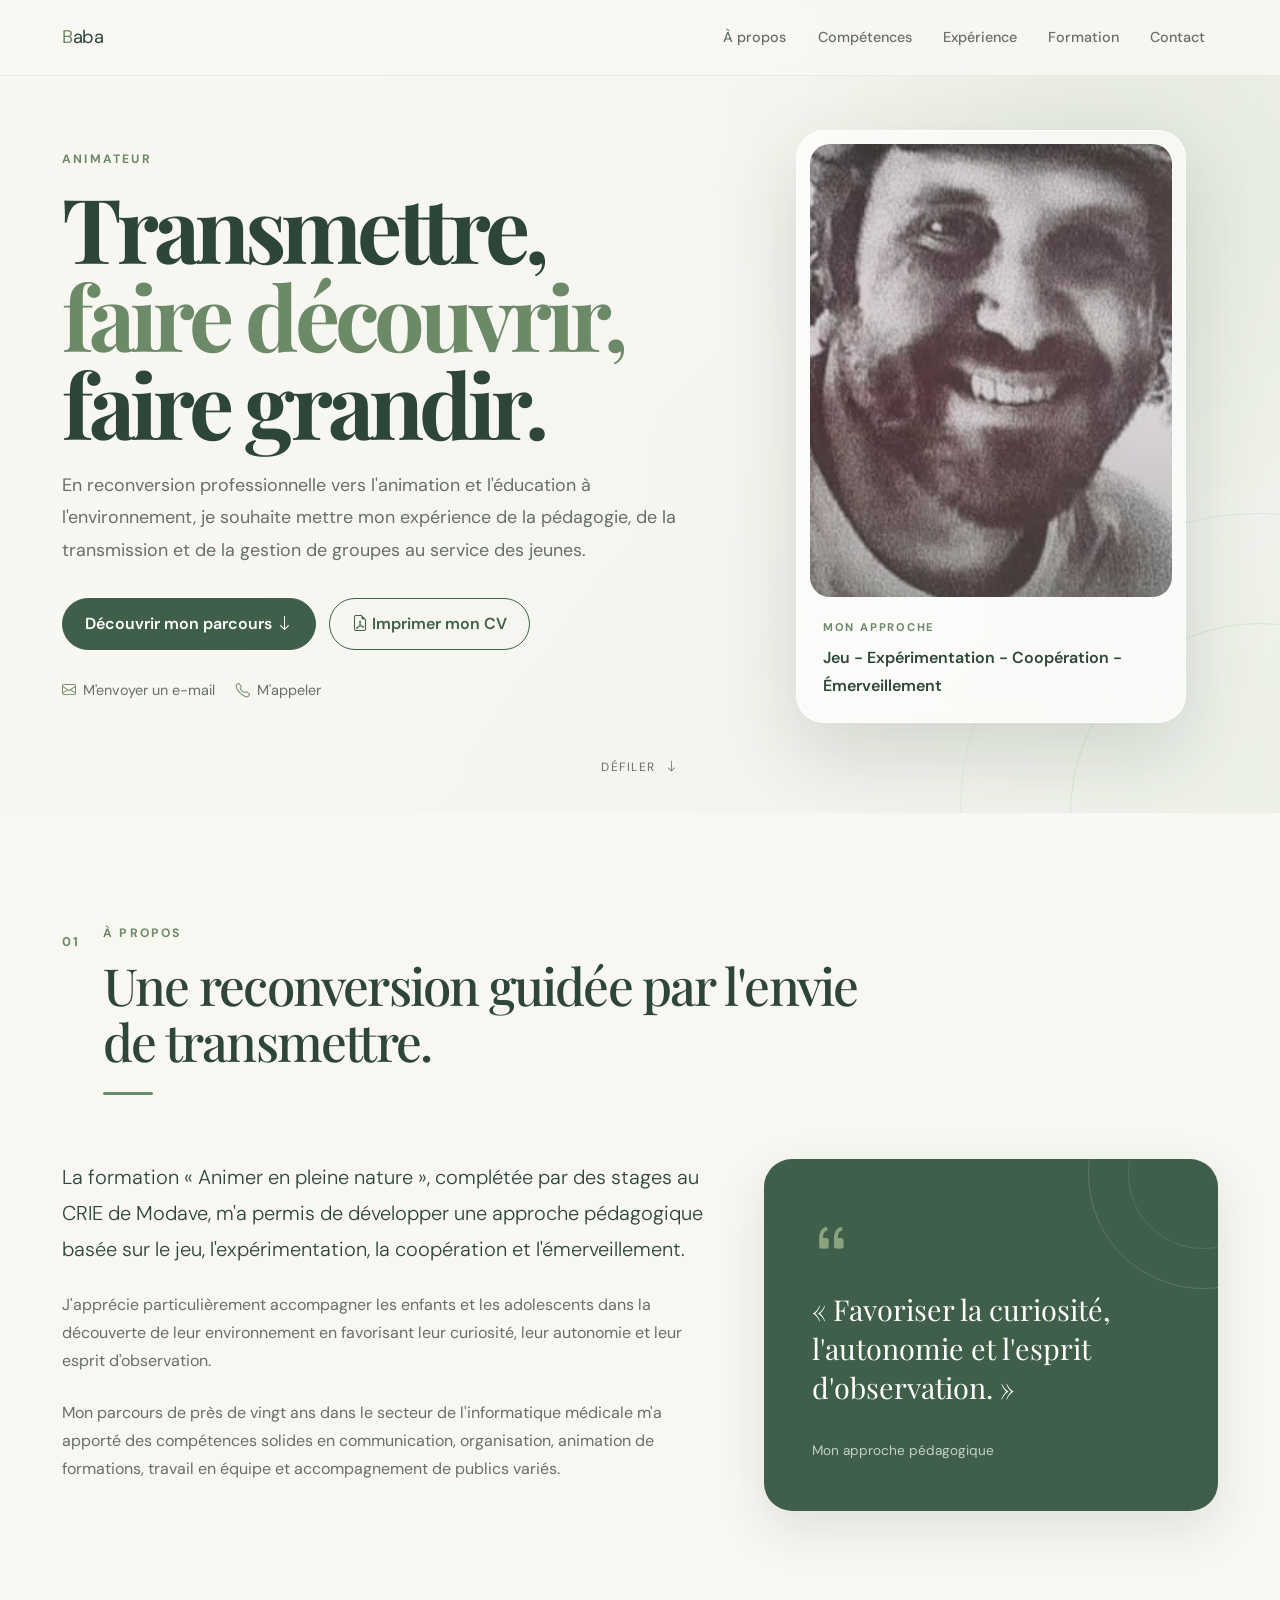
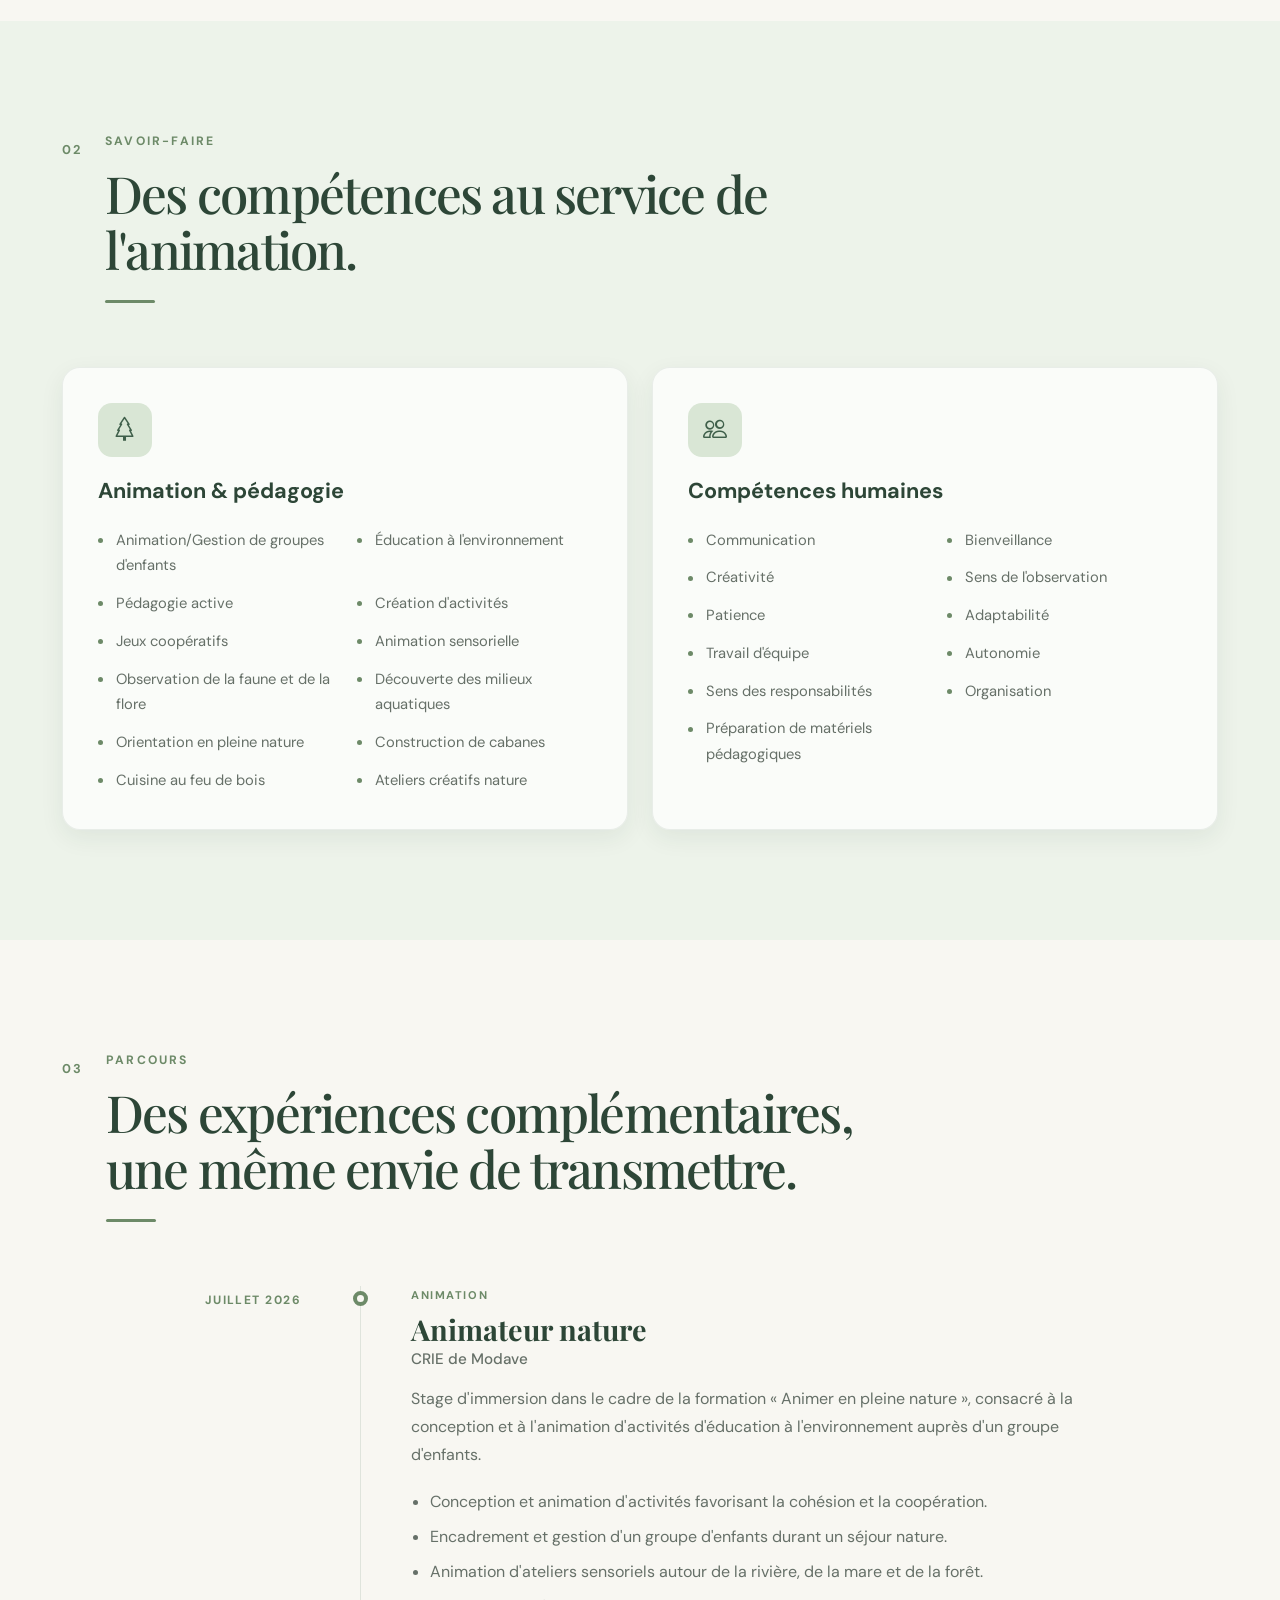
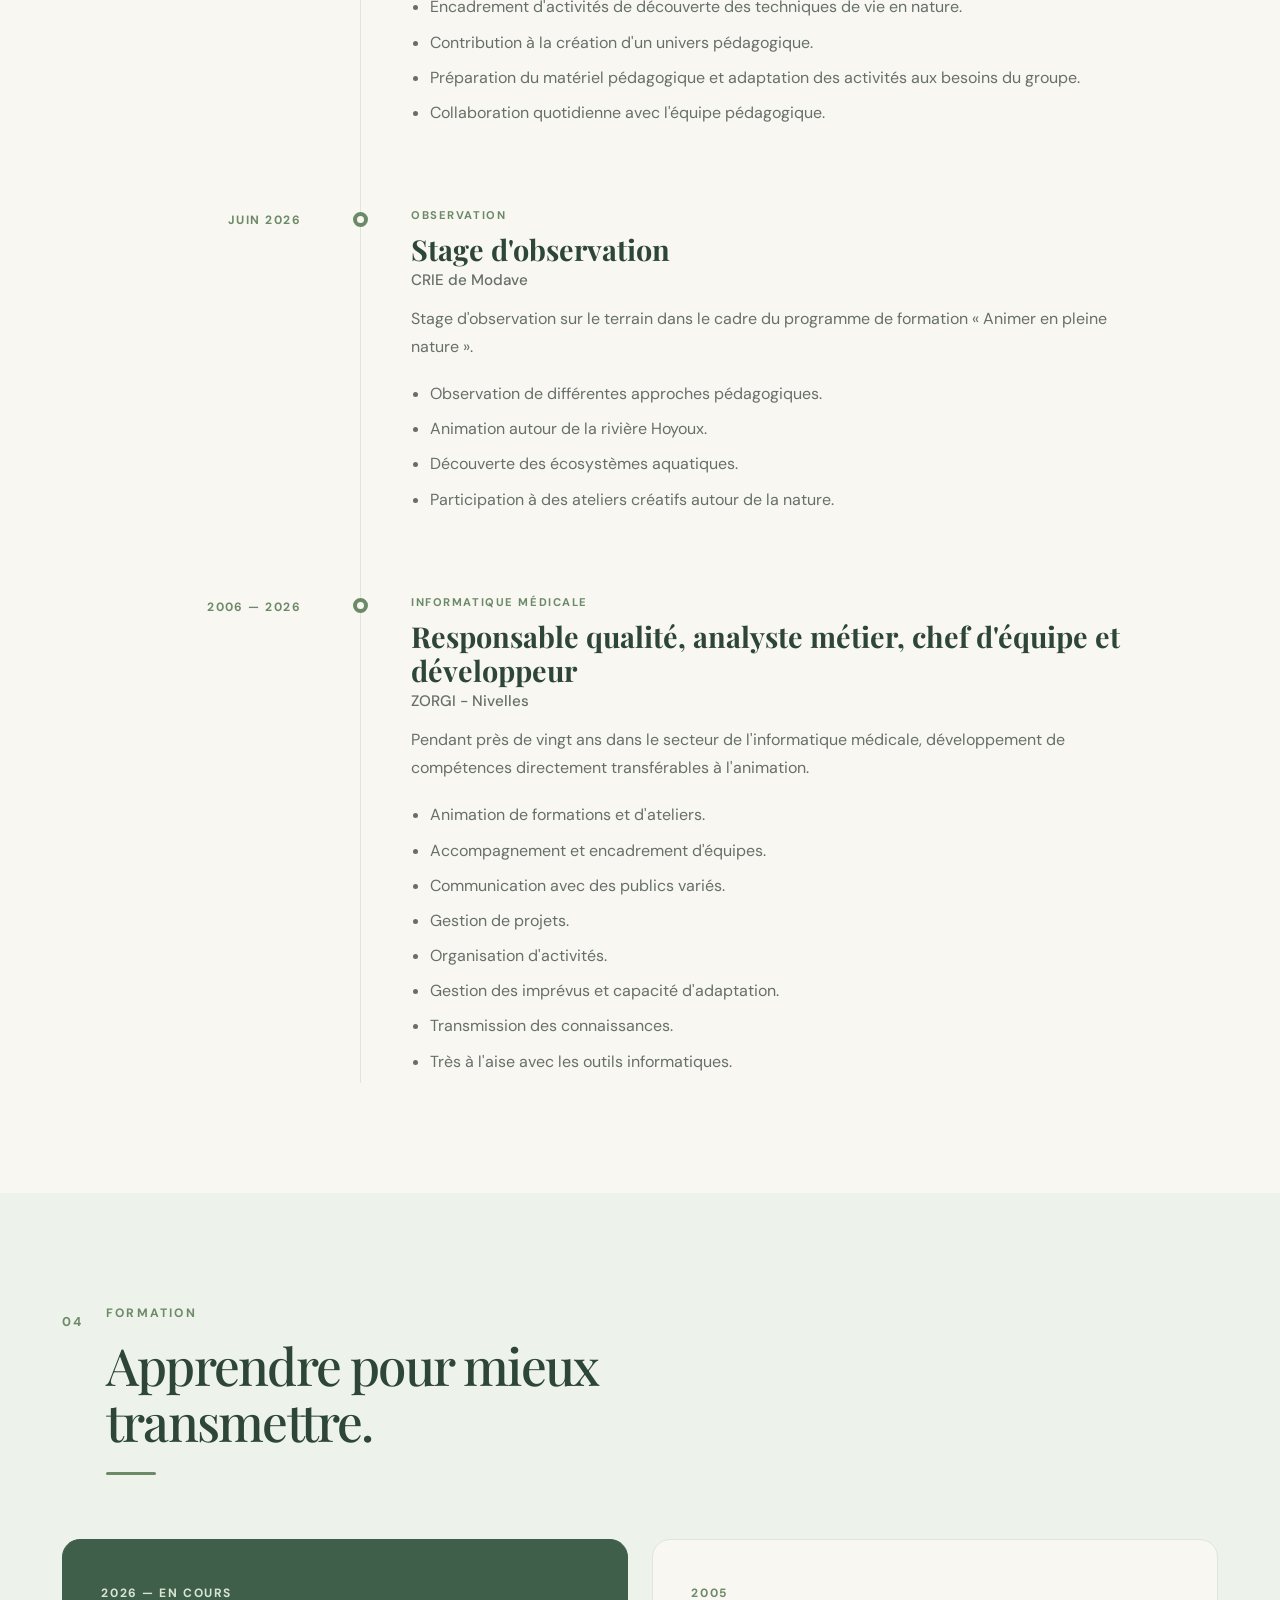
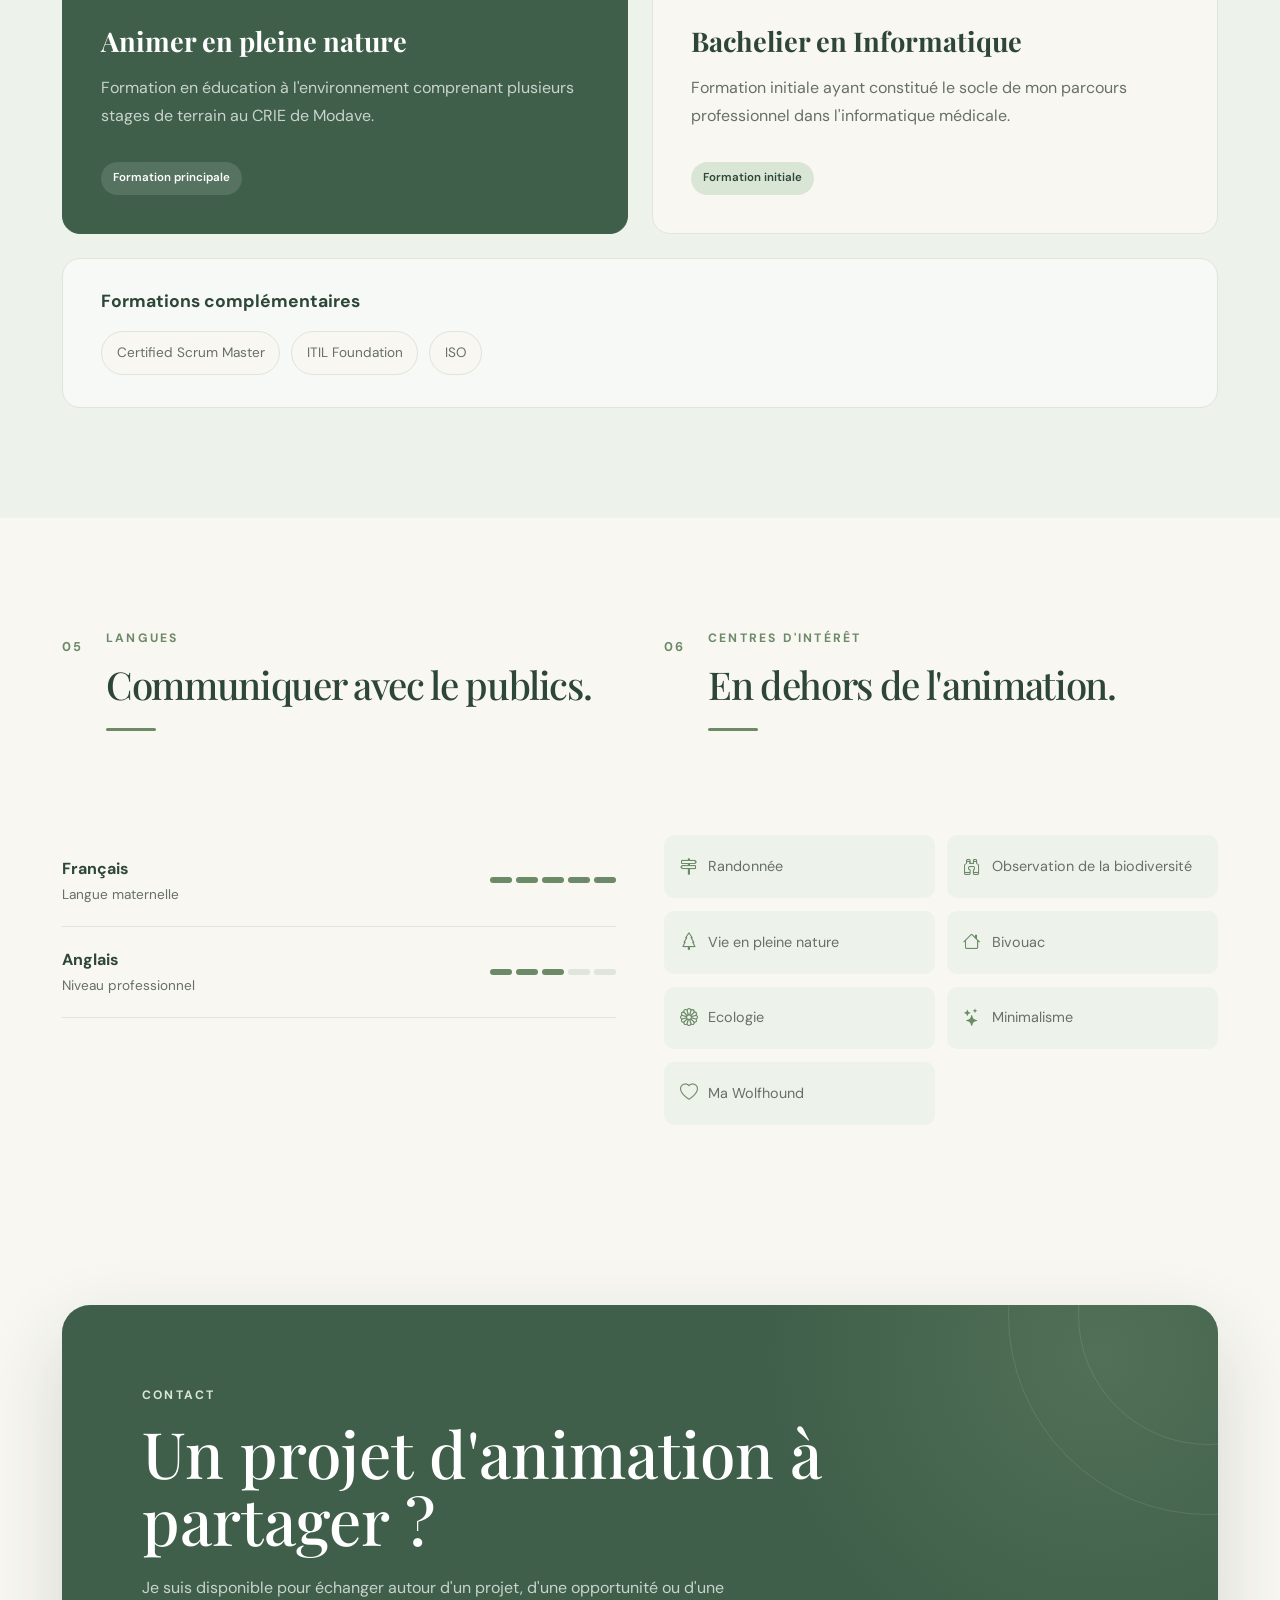
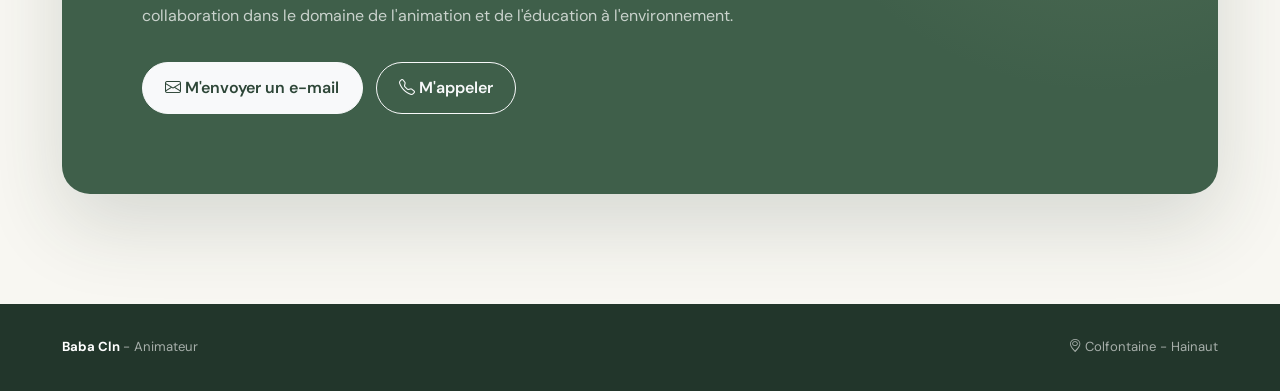
<file: index.html>
<!DOCTYPE html>
<html lang="fr">

<head>
    <meta charset="UTF-8">

    <meta name="viewport" content="width=device-width, initial-scale=1.0">

    <meta name="description" content="CV de Baba Cln — Animateur, éducation à l'environnement et pédagogie active.">
    <meta name="author" content="Baba Cln">
    <meta name="robots" content="index, follow">

    <title>Baba Cln — Animateur</title>

    <!-- Bootstrap 5 -->
    <link href="https://cdn.jsdelivr.net/npm/bootstrap@5.3.7/dist/css/bootstrap.min.css" rel="stylesheet">

    <!-- Bootstrap Icons -->
    <link rel="stylesheet" href="https://cdn.jsdelivr.net/npm/bootstrap-icons@1.13.1/font/bootstrap-icons.min.css">

    <!-- Google Fonts -->
    <link rel="preconnect" href="https://fonts.googleapis.com">
    <link rel="preconnect" href="https://fonts.gstatic.com" crossorigin>
    <link href="https://fonts.googleapis.com/css2?family=DM+Sans:wght@400;500;600;700&family=Playfair+Display:wght@600;700&display=swap" rel="stylesheet">

    <!-- CSS -->
    <link rel="stylesheet" href="css/style.css">
</head>

<body>

    <!-- =====================================================
     NAVIGATION
    ===================================================== -->

    <nav id="mainNav" class="navbar navbar-expand-lg fixed-top">
        <div class="container">
            <!-- Name -->
            <a class="navbar-brand" href="#top">
                <span>B</span>aba
            </a>
            <!-- Button list -->
            <button class="navbar-toggler" type="button" data-bs-toggle="collapse" data-bs-target="#navbarContent" aria-controls="navbarContent" aria-expanded="false" aria-label="Ouvrir le menu">
                <i class="bi bi-list"></i>
            </button>
            <!-- Menu -->
            <div class="collapse navbar-collapse" id="navbarContent">
                <ul class="navbar-nav ms-auto">
                    <li class="nav-item">
                        <a class="nav-link" href="#about">À propos</a>
                    </li>
                    <li class="nav-item">
                        <a class="nav-link" href="#skills">Compétences</a>
                    </li>
                    <li class="nav-item">
                        <a class="nav-link" href="#experience">Expérience</a>
                    </li>
                    <li class="nav-item">
                        <a class="nav-link" href="#education">Formation</a>
                    </li>
                    <li class="nav-item">
                        <a class="nav-link" href="#contact">Contact</a>
                    </li>
                </ul>
            </div>
        </div>
    </nav>

    <!-- =====================================================
     MAIN
    ===================================================== -->

    <main id="top">


        <!-- =====================================================
         HERO
        ===================================================== -->

        <header class="hero">
            <div class="hero-overlay"></div>
            <div class="container hero-container">
                <div class="row align-items-center g-5">
                    <div class="col-lg-7">

                        <!-- Title -->
                        <p class="eyebrow">
                            <span class="eyebrow-name">Baptiste Calin | </span>ANIMATEUR
                        </p>

                        <!-- Print info -->
                        <p class="hero-info">
                            <i class="bi bi-telephone"></i> +32 490 46 08 07
                            <br/>
                            <i class="bi bi-geo-alt"></i> Colfontaine - Hainaut
                        </p>

                        <!-- Quote -->
                        <h1>
                            Transmettre,
                            <span>faire découvrir,</span>
                            faire grandir.
                        </h1>

                        <!-- Profile -->
                        <p class="hero-intro">
                            En reconversion professionnelle vers l'animation et
                            l'éducation à l'environnement, je souhaite mettre mon
                            expérience de la pédagogie, de la transmission et de
                            la gestion de groupes au service des jeunes.
                        </p>

                        <!-- Info -->
                        <div class="hero-actions">
                            <a href="#experience" class="btn btn-primary">
                                Découvrir mon parcours
                                <i class="bi bi-arrow-down"></i>
                            </a>
                            <a id="printCV" class="btn btn-outline-primary" target="_blank" rel="noopener">
                                <i class="bi bi-file-earmark-pdf"></i>
                                Imprimer mon CV
                            </a>
                        </div>
                        <div class="hero-contact">
                            <a href="mailto:baba.cln@proton.me">
                                <i class="bi bi-envelope"></i>
                                M'envoyer un e-mail
                            </a>
                            <a href="tel:+32490460807">
                                <i class="bi bi-telephone"></i>
                                M'appeler
                            </a>
                        </div>
                    </div>

                    <div class="col-lg-5">

                        <!-- Card -->
                        <div class="hero-card">
                            <div class="hero-card-image">
                                <img src="img/profile.jpg" alt="Baba Cln, animateur nature" loading="eager">
                            </div>
                            <div class="hero-card-content">
                                <p class="hero-card-label">
                                    MON APPROCHE
                                </p>
                                <p>
                                    Jeu - Expérimentation - Coopération
                                    - Émerveillement
                                </p>
                            </div>
                        </div>
                    </div>
                </div>
            </div>

            <!-- Scrolling -->
            <div class="hero-scroll">
                <span>Défiler</span>
                <i class="bi bi-arrow-down"></i>
            </div>

        </header>

        <!-- =====================================================
         ABOUT
        ===================================================== -->

        <section id="about" class="section section-about">
            <div class="container">

                <!-- Title -->
                <div class="section-heading">
                    <span class="section-number">
                        01
                    </span>
                    <div>
                        <p class="section-kicker">
                            À PROPOS
                        </p>
                        <h2>
                            Une reconversion guidée
                            par l'envie de transmettre.
                        </h2>
                    </div>
                </div>

                <div class="row g-5">
                    <div class="col-lg-7">

                        <!-- About -->
                        <div class="about-content">
                            <p class="lead">
                                La formation « Animer en pleine nature »,
                                complétée par des stages au CRIE de Modave,
                                m'a permis de développer une approche
                                pédagogique basée sur le jeu, l'expérimentation,
                                la coopération et l'émerveillement.
                            </p>
                            <p>
                                J'apprécie particulièrement accompagner les
                                enfants et les adolescents dans la découverte
                                de leur environnement en favorisant leur
                                curiosité, leur autonomie et leur esprit
                                d'observation.
                            </p>
                            <p>
                                Mon parcours de près de vingt ans dans le
                                secteur de l'informatique médicale m'a apporté
                                des compétences solides en communication,
                                organisation, animation de formations,
                                travail en équipe et accompagnement de
                                publics variés.
                            </p>
                        </div>
                    </div>

                    <div class="col-lg-5">

                        <!-- Quote -->
                        <aside class="quote-card">
                            <i class="bi bi-quote"></i>
                            <blockquote>
                                « Favoriser la curiosité,
                                l'autonomie et l'esprit
                                d'observation. »
                            </blockquote>
                            <p>
                                Mon approche pédagogique
                            </p>
                        </aside>
                    </div>
                </div>
            </div>
        </section>

        <!-- =====================================================
         SKILLS
        ===================================================== -->

        <section id="skills" class="section section-skills">
            <div class="container">

                <!-- Title -->
                <div class="section-heading">
                    <span class="section-number">
                        02
                    </span>
                    <div>
                        <p class="section-kicker">
                            SAVOIR-FAIRE
                        </p>
                        <h2>
                            Des compétences au service
                            de l'animation.
                        </h2>
                    </div>
                </div>

                <div class="row g-4">

                    <!-- Animation -->
                    <div class="col-lg-6">
                        <article class="skill-card">
                            <div class="skill-icon">
                                <i class="bi bi-tree"></i>
                            </div>
                            <h3>
                                Animation & pédagogie
                            </h3>
                            <ul class="skill-list">
                                <li>
                                    Animation/Gestion de groupes d'enfants
                                </li>
                                <li>
                                    Éducation à l'environnement
                                </li>
                                <li>
                                    Pédagogie active
                                </li>
                                <li>
                                    Création d'activités
                                </li>
                                <li>
                                    Jeux coopératifs
                                </li>
                                <li>
                                    Animation sensorielle
                                </li>
                                <li>
                                    Observation de la faune et de la flore
                                </li>
                                <li>
                                    Découverte des milieux aquatiques
                                </li>
                                <li>
                                    Orientation en pleine nature
                                </li>
                                <li>
                                    Construction de cabanes
                                </li>
                                <li>
                                    Cuisine au feu de bois
                                </li>
                                <li>
                                    Ateliers créatifs nature
                                </li>
                            </ul>
                        </article>
                    </div>

                    <!-- Humain -->
                    <div class="col-lg-6">
                        <article class="skill-card">
                            <div class="skill-icon">
                                <i class="bi bi-people"></i>
                            </div>
                            <h3>
                                Compétences humaines
                            </h3>
                            <ul class="skill-list">
                                <li>
                                    Communication
                                </li>
                                <li>
                                    Bienveillance
                                </li>
                                <li>
                                    Créativité
                                </li>
                                <li>
                                    Sens de l'observation
                                </li>
                                <li>
                                    Patience
                                </li>
                                <li>
                                    Adaptabilité
                                </li>
                                <li>
                                    Travail d'équipe
                                </li>
                                <li>
                                    Autonomie
                                </li>
                                <li>
                                    Sens des responsabilités
                                </li>
                                <li>
                                    Organisation
                                </li>
                                <li>
                                    Préparation de matériels pédagogiques
                                </li>
                            </ul>
                        </article>
                    </div>
                </div>
            </div>
        </section>

        <!-- =====================================================
         EXPERIENCE
        ===================================================== -->

        <section id="experience" class="section section-experience">
            <div class="container">

                <!-- Title -->
                <div class="section-heading">
                    <span class="section-number">
                        03
                    </span>
                    <div>
                        <p class="section-kicker">
                            PARCOURS
                        </p>
                        <h2>
                            Des expériences complémentaires,
                            une même envie de transmettre.
                        </h2>
                    </div>
                </div>

                <!-- Timeline -->
                <div class="timeline">

                    <!-- Experience 1 -->
                    <article class="timeline-item">
                        <div class="timeline-date">
                            <span>
                                JUILLET 2026
                            </span>
                        </div>
                        <div class="timeline-marker">
                            <span></span>
                        </div>
                        <div class="timeline-content">
                            <p class="timeline-category">
                                ANIMATION
                            </p>
                            <h3>
                                Animateur nature
                            </h3>
                            <h4>
                                CRIE de Modave
                            </h4>
                            <p>
                                Stage d'immersion dans le cadre de la formation
                                « Animer en pleine nature », consacré à la
                                conception et à l'animation d'activités
                                d'éducation à l'environnement auprès d'un
                                groupe d'enfants.
                            </p>
                            <ul>
                                <li>
                                    Conception et animation d'activités
                                    favorisant la cohésion et la coopération.
                                </li>
                                <li>
                                    Encadrement et gestion d'un groupe d'enfants
                                    durant un séjour nature.
                                </li>
                                <li>
                                    Animation d'ateliers sensoriels autour
                                    de la rivière, de la mare et de la forêt.
                                </li>
                                <li>
                                    Encadrement d'activités de découverte
                                    des techniques de vie en nature.
                                </li>
                                <li>
                                    Contribution à la création d'un univers
                                    pédagogique.
                                </li>
                                <li>
                                    Préparation du matériel pédagogique et
                                    adaptation des activités aux besoins du
                                    groupe.
                                </li>
                                <li>
                                    Collaboration quotidienne avec l'équipe
                                    pédagogique.
                                </li>
                            </ul>
                        </div>
                    </article>

                    <!-- Experience 2 -->
                    <article class="timeline-item">
                        <div class="timeline-date">
                            <span>
                                JUIN 2026
                            </span>
                        </div>
                        <div class="timeline-marker">
                            <span></span>
                        </div>
                        <div class="timeline-content">
                            <p class="timeline-category">
                                OBSERVATION
                            </p>
                            <h3>
                                Stage d'observation
                            </h3>
                            <h4>
                                CRIE de Modave
                            </h4>
                            <p>
                                Stage d'observation sur le terrain dans le
                                cadre du programme de formation « Animer en
                                pleine nature ».
                            </p>
                            <ul>
                                <li>
                                    Observation de différentes approches
                                    pédagogiques.
                                </li>
                                <li>
                                    Animation autour de la rivière Hoyoux.
                                </li>
                                <li>
                                    Découverte des écosystèmes aquatiques.
                                </li>
                                <li>
                                    Participation à des ateliers créatifs
                                    autour de la nature.
                                </li>
                            </ul>
                        </div>
                    </article>

                    <!-- Experience 3 -->
                    <article class="timeline-item">
                        <div class="timeline-date">
                            <span>
                                2006 — 2026
                            </span>
                        </div>
                        <div class="timeline-marker">
                            <span></span>
                        </div>
                        <div class="timeline-content">
                            <p class="timeline-category">
                                INFORMATIQUE MÉDICALE
                            </p>
                            <h3>
                                Responsable qualité,
                                analyste métier,
                                chef d'équipe et développeur
                            </h3>
                            <h4>
                                ZORGI - Nivelles
                            </h4>
                            <p>
                                Pendant près de vingt ans dans le secteur de
                                l'informatique médicale, développement de
                                compétences directement transférables à
                                l'animation.
                            </p>
                            <ul>
                                <li>
                                    Animation de formations et d'ateliers.
                                </li>
                                <li>
                                    Accompagnement et encadrement d'équipes.
                                </li>
                                <li>
                                    Communication avec des publics variés.
                                </li>
                                <li>
                                    Gestion de projets.
                                </li>
                                <li>
                                    Organisation d'activités.
                                </li>
                                <li>
                                    Gestion des imprévus et capacité
                                    d'adaptation.
                                </li>
                                <li>
                                    Transmission des connaissances.
                                </li>
                                 <li>
                                    Très à l'aise avec les outils informatiques.
                                </li>
                            </ul>
                        </div>
                    </article>
                </div>
            </div>
        </section>

        <!-- =====================================================
         EDUCATION
        ===================================================== -->

        <section id="education" class="section section-education">
            <div class="container">

                <!-- Title -->
                <div class="section-heading">
                    <span class="section-number">
                        04
                    </span>
                    <div>
                        <p class="section-kicker">
                            FORMATION
                        </p>
                        <h2>
                            Apprendre pour mieux transmettre.
                        </h2>
                    </div>
                </div>

                <div class="row g-4">

                    <!-- Animation -->
                    <div class="col-lg-6">
                        <article class="education-card featured">
                            <span class="education-year">
                                2026 — EN COURS
                            </span>
                            <h3>
                                Animer en pleine nature
                            </h3>
                            <p>
                                Formation en éducation à l'environnement
                                comprenant plusieurs stages de terrain
                                au CRIE de Modave.
                            </p>
                            <span class="education-tag">
                                Formation principale
                            </span>
                        </article>
                    </div>

                    <!-- Bachelor -->
                    <div class="col-lg-6">
                        <article class="education-card">
                            <span class="education-year">
                                2005
                            </span>
                            <h3>
                                Bachelier en Informatique
                            </h3>
                            <p>
                                Formation initiale ayant constitué le socle
                                de mon parcours professionnel dans
                                l'informatique médicale.
                            </p>
                            <span class="education-tag">
                                Formation initiale
                            </span>
                        </article>
                    </div>

                    <!-- Trainings -->
                    <div class="col-12">
                        <article class="additional-training">
                            <h3>
                                Formations complémentaires
                            </h3>
                            <div class="training-list">
                                <span>
                                    Certified Scrum Master
                                </span>
                                <span>
                                    ITIL Foundation
                                </span>
                                <span>
                                    ISO
                                </span>
                            </div>
                        </article>
                    </div>
                </div>
            </div>
        </section>

        <!-- =====================================================
         LANGUAGES & INTERESTS
        ===================================================== -->

        <section class="section section-extra">
            <div class="container">
                <div class="row g-5">

                    <!-- Languages -->
                    <div class="col-lg-6">
                        <div class="extra-block">

                            <!-- Title -->
                            <div class="section-heading">
                                <span class="section-number">
                                    05
                                </span>
                                <div>
                                    <p class="section-kicker">
                                        LANGUES
                                    </p>
                                    <h2>
                                        Communiquer avec
                                        le publics.
                                    </h2>
                                </div>
                            </div>

                            <!-- Languages -->
                            <div class="language-item">
                                <div>
                                    <strong>
                                        Français
                                    </strong>
                                    <span>
                                        Langue maternelle
                                    </span>
                                </div>
                                <div class="language-level" aria-label="Français : langue maternelle">
                                    <span class="active"></span>
                                    <span class="active"></span>
                                    <span class="active"></span>
                                    <span class="active"></span>
                                    <span class="active"></span>
                                </div>
                            </div>

                            <div class="language-item">
                                <div>
                                    <strong>
                                        Anglais
                                    </strong>
                                    <span>
                                        Niveau professionnel
                                    </span>
                                </div>
                                <div class="language-level" aria-label="Anglais : niveau professionnel">
                                    <span class="active"></span>
                                    <span class="active"></span>
                                    <span class="active"></span>
                                    <span></span>
                                    <span></span>
                                </div>
                            </div>
                        </div>
                    </div>

                    <!-- Interests -->
                    <div class="col-lg-6">
                        <div class="extra-block">

                            <!-- Title -->
                            <div class="section-heading">
                                <span class="section-number">
                                    06
                                </span>
                                <div>
                                    <p class="section-kicker">
                                        CENTRES D'INTÉRÊT
                                    </p>
                                    <h2>
                                        En dehors de l'animation.
                                    </h2>
                                </div>
                            </div>

                            <div class="interest-grid">
                                <span>
                                    <i class="bi bi-signpost-2"></i>
                                    Randonnée
                                </span>
                                <span>
                                    <i class="bi bi-binoculars"></i>
                                    Observation de la biodiversité
                                </span>
                                <span>
                                    <i class="bi bi-tree"></i>
                                    Vie en pleine nature
                                </span>
                                <span>
                                    <i class="bi bi-house"></i>
                                    Bivouac
                                </span>
                                <span>
                                    <i class="bi bi-flower1"></i>
                                    Ecologie
                                </span>
                                <span>
                                    <i class="bi bi-stars"></i>
                                    Minimalisme
                                </span>
                                <span>
                                    <i class="bi bi-heart"></i>
                                    Ma Wolfhound
                                </span>
                            </div>
                        </div>
                    </div>
                </div>
            </div>
        </section>

        <!-- =====================================================
         CONTACT
        ===================================================== -->

        <section id="contact" class="section section-contact">
            <div class="container">

                <!-- Contact -->
                <div class="contact-card">
                    <div class="contact-content">
                        <p class="section-kicker">
                            CONTACT
                        </p>
                        <h2>
                            Un projet d'animation
                            à partager ?
                        </h2>
                        <p>
                            Je suis disponible pour échanger autour
                            d'un projet, d'une opportunité ou d'une
                            collaboration dans le domaine de l'animation
                            et de l'éducation à l'environnement.
                        </p>
                        <div class="contact-actions">
                            <a href="mailto:baba.cln@proton.me" class="btn btn-light">
                                <i class="bi bi-envelope"></i>
                                M'envoyer un e-mail
                            </a>
                            <a href="tel:+32490460807" class="btn btn-outline-light">
                                <i class="bi bi-telephone"></i>
                                M'appeler
                            </a>
                        </div>
                    </div>
                </div>
            </div>
        </section>
    </main>

    <!-- =====================================================
     FOOTER
    ===================================================== -->

    <footer class="footer">
        <div class="container">
            <div class="row align-items-center g-3">
                <div class="col-md-6">
                    <p class="mb-0">
                        <strong>
                            Baba Cln
                        </strong>
                        - Animateur
                    </p>
                </div>
                <div class="col-md-6 text-md-end">
                    <p class="mb-0">
                        <i class="bi bi-geo-alt"></i>
                        Colfontaine - Hainaut
                    </p>
                </div>
            </div>
        </div>
    </footer>

    <!-- =====================================================
     BACK TO TOP
    ===================================================== -->

    <button id="backToTop" class="back-to-top" type="button" aria-label="Retour en haut">
        <i class="bi bi-arrow-up"></i>
    </button>

    <!-- =====================================================
     BOOTSTRAP JS
    ===================================================== -->

    <script src="https://cdn.jsdelivr.net/npm/bootstrap@5.3.7/dist/js/bootstrap.bundle.min.js">
    </script>

    <!-- =====================================================
     APPLICATION JS
    ===================================================== -->

    <script src="js/app.js">
    </script>

</body>
</html>
</file>
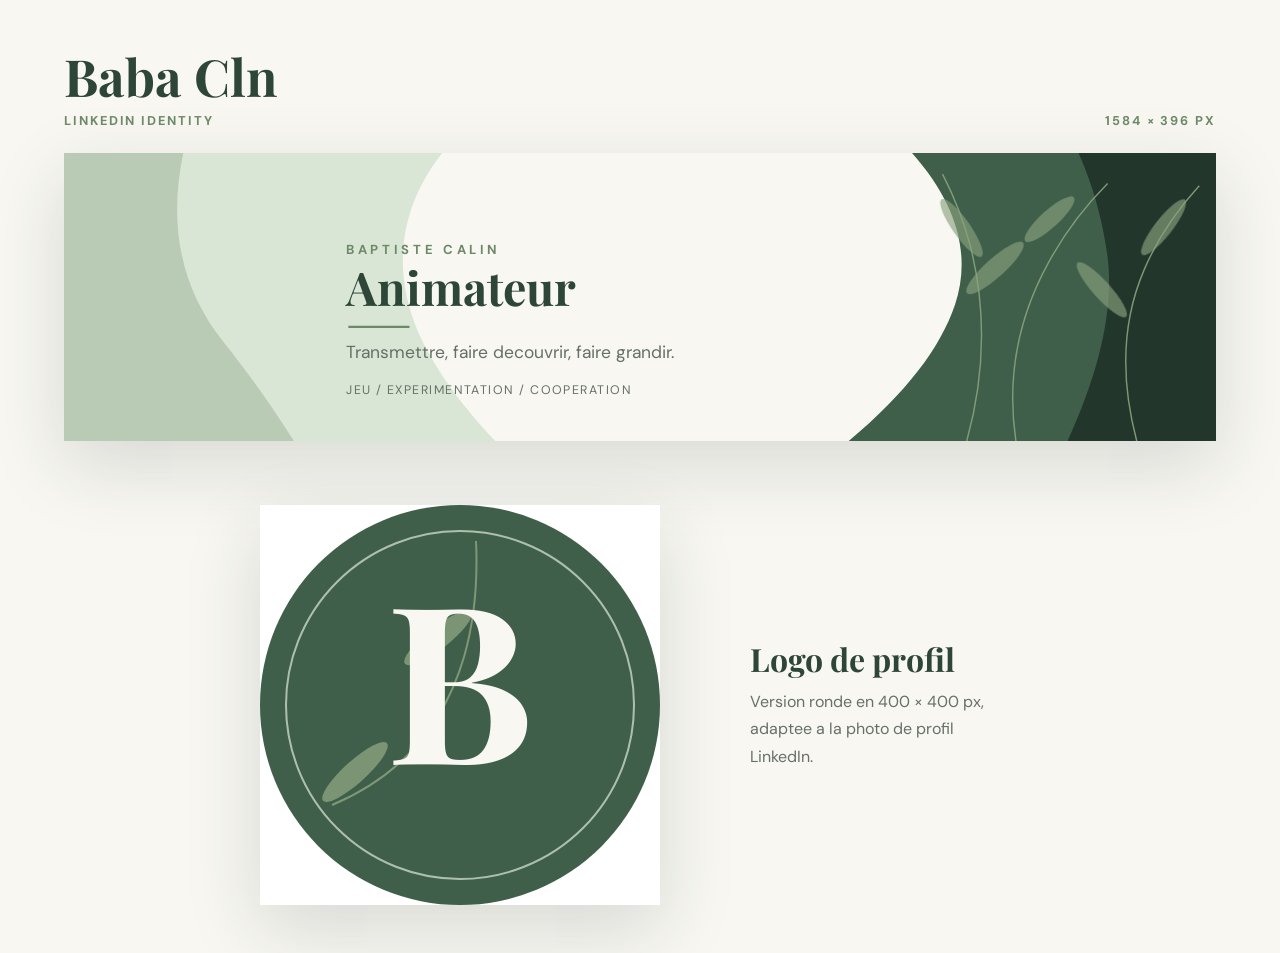
<file: linkedin/linkedin.html>
<!DOCTYPE html>
<html lang="fr">
<head>
    <meta charset="UTF-8">
    <meta name="viewport" content="width=device-width, initial-scale=1.0">
    <title>LinkedIn - Baba Cln</title>
    <link rel="preconnect" href="https://fonts.googleapis.com">
    <link rel="preconnect" href="https://fonts.gstatic.com" crossorigin>
    <link href="https://fonts.googleapis.com/css2?family=DM+Sans:wght@400;500;600;700&family=Playfair+Display:wght@600;700&display=swap" rel="stylesheet">
    <style>
        :root {
            --forest: #3f5f4a;
            --forest-dark: #2d4637;
            --forest-deep: #22362b;
            --moss: #6d8a68;
            --sage: #d9e6d5;
            --cream: #f8f7f2;
            --ink: #28312b;
        }

        * { box-sizing: border-box; }

        body {
            margin: 0;
            min-height: 100vh;
            padding: 48px clamp(20px, 5vw, 80px);
            color: var(--ink);
            background: var(--cream);
            font-family: "DM Sans", sans-serif;
        }

        .page {
            width: min(100%, 1584px);
            margin: 0 auto;
        }

        .page-header {
            display: flex;
            align-items: end;
            justify-content: space-between;
            gap: 24px;
            margin-bottom: 24px;
        }

        .page-header h1 {
            margin: 0;
            color: var(--forest-dark);
            font: 700 clamp(1.8rem, 4vw, 3.2rem)/1.1 "Playfair Display", Georgia, serif;
        }

        .page-header p {
            margin: 8px 0 0;
            color: var(--moss);
            font-size: 0.8rem;
            font-weight: 700;
            letter-spacing: 0.15em;
            text-transform: uppercase;
        }

        .artboard {
            overflow: hidden;
            background: white;
            box-shadow: 0 24px 70px rgba(35, 54, 43, 0.15);
        }

        .banner {
            aspect-ratio: 1584 / 396;
            width: 100%;
        }

        svg {
            display: block;
            width: 100%;
            height: 100%;
        }

        .logo-section {
            display: grid;
            grid-template-columns: minmax(180px, 400px) 1fr;
            align-items: center;
            gap: clamp(28px, 7vw, 120px);
            max-width: 760px;
            margin: 64px auto 0;
        }

        .logo {
            width: 100%;
            aspect-ratio: 1;
        }

        .logo-note {
            max-width: 320px;
        }

        .logo-note h2 {
            margin: 0 0 12px;
            color: var(--forest-dark);
            font: 700 2rem/1.1 "Playfair Display", Georgia, serif;
        }

        .logo-note p {
            margin: 0;
            color: #667068;
            line-height: 1.7;
        }

        @media (max-width: 640px) {
            body { padding: 28px 16px; }
            .page-header { display: block; }
            .logo-section { grid-template-columns: 1fr; margin-top: 40px; }
            .logo { max-width: 260px; margin: 0 auto; }
        }
    </style>
</head>
<body>
    <main class="page">
        <header class="page-header">
            <div>
                <h1>Baba Cln</h1>
                <p>LinkedIn identity</p>
            </div>
            <p>1584 &times; 396 px</p>
        </header>

        <section class="artboard banner" aria-label="Banniere LinkedIn de Baba Cln">
            <svg viewBox="0 0 1584 396" role="img" aria-labelledby="banner-title banner-description" xmlns="http://www.w3.org/2000/svg">
                <title id="banner-title">Banniere LinkedIn de Baba Cln</title>
                <desc id="banner-description">Identite verte et creme pour un animateur nature.</desc>
                <rect width="1584" height="396" fill="#f8f7f2"/>
                <path d="M0 0h520c-58 74-70 160-33 246 19 43 53 94 106 150H0V0Z" fill="#d9e6d5"/>
                <path d="M0 0h164c-21 100-3 186 54 258 27 34 61 79 98 138H0V0Z" fill="#6d8a68" opacity=".3"/>
                <path d="M1166 0h418v396h-505c79-66 126-128 146-187 23-69 3-139-59-209Z" fill="#3f5f4a"/>
                <path d="M1395 0h189v396h-204c45-99 65-186 54-260-7-48-20-93-39-136Z" fill="#22362b"/>
                <g fill="none" stroke="#8aa27e" stroke-width="2" opacity=".9">
                    <path d="M1241 397c25-90 28-180 5-270-8-30-20-63-38-98"/>
                    <path d="M1309 397c-13-86 2-169 45-247 22-40 49-76 81-108"/>
                    <path d="M1475 396c-23-87-20-165 10-235 17-40 42-79 76-116"/>
                </g>
                <g fill="#8aa27e" opacity=".65">
                    <ellipse cx="1234" cy="103" rx="12" ry="48" transform="rotate(-35 1234 103)"/>
                    <ellipse cx="1280" cy="158" rx="13" ry="52" transform="rotate(48 1280 158)"/>
                    <ellipse cx="1355" cy="91" rx="12" ry="45" transform="rotate(48 1355 91)"/>
                    <ellipse cx="1427" cy="188" rx="12" ry="50" transform="rotate(-42 1427 188)"/>
                    <ellipse cx="1512" cy="102" rx="12" ry="48" transform="rotate(38 1512 102)"/>
                </g>
                <g transform="translate(388 105)">
                    <text x="0" y="34" fill="#6d8a68" font-size="18" font-weight="700" letter-spacing="5" font-family="DM Sans, sans-serif">BAPTISTE CALIN</text>
                    <text x="0" y="105" fill="#2d4637" font-size="64" font-weight="700" font-family="Playfair Display, Georgia, serif">Animateur</text>
                    <path d="M3 134h84" stroke="#6d8a68" stroke-width="3"/>
                    <text x="0" y="177" fill="#667068" font-size="24" font-family="DM Sans, sans-serif">Transmettre, faire decouvrir, faire grandir.</text>
                    <text x="0" y="226" fill="#667068" font-size="17" letter-spacing="2" font-family="DM Sans, sans-serif">JEU  /  EXPERIMENTATION  /  COOPERATION</text>
                </g>
            </svg>
        </section>

        <section class="logo-section">
            <div class="artboard logo" aria-label="Logo rond B de Baba Cln">
                <svg viewBox="0 0 400 400" role="img" aria-labelledby="logo-title" xmlns="http://www.w3.org/2000/svg">
                    <title id="logo-title">Logo rond B de Baba Cln</title>
                    <circle cx="200" cy="200" r="200" fill="#3f5f4a"/>
                    <circle cx="200" cy="200" r="174" fill="none" stroke="#d9e6d5" stroke-width="2" opacity=".72"/>
                    <path d="M72 300c67-28 111-77 132-148 10-35 14-74 12-116" fill="none" stroke="#8aa27e" stroke-width="2" opacity=".85"/>
                    <ellipse cx="95" cy="267" rx="11" ry="43" fill="#8aa27e" opacity=".8" transform="rotate(48 95 267)"/>
                    <ellipse cx="178" cy="133" rx="11" ry="42" fill="#8aa27e" opacity=".8" transform="rotate(52 178 133)"/>
                    <text x="200" y="260" text-anchor="middle" fill="#f8f7f2" font-size="220" font-weight="700" font-family="Playfair Display, Georgia, serif">B</text>
                </svg>
            </div>
            <div class="logo-note">
                <h2>Logo de profil</h2>
                <p>Version ronde en 400 &times; 400 px, adaptee a la photo de profil LinkedIn.</p>
            </div>
        </section>
    </main>
</body>
</html>
</file>
<file: css/style.css>
/* =========================================================
   Baba Cln — CV WEBSITE
   style.css
   ========================================================= */

/* =========================================================
   1. VARIABLES
   ========================================================= */

:root {
    --forest: #3f5f4a;
    --forest-dark: #2d4637;
    --forest-deep: #22362b;

    --moss: #6d8a68;
    --moss-light: #8aa27e;

    --sage: #d9e6d5;
    --sage-soft: #edf3ea;

    --cream: #f8f7f2;
    --cream-dark: #efeee7;

    --white: #ffffff;
    --text: #28312b;
    --text-soft: #667068;
    --border: #dfe4dc;

    --shadow-sm: 0 8px 24px rgba(35, 54, 43, 0.07);
    --shadow-md: 0 18px 50px rgba(35, 54, 43, 0.11);
    --shadow-lg: 0 30px 80px rgba(35, 54, 43, 0.16);

    --radius-sm: 10px;
    --radius-md: 18px;
    --radius-lg: 28px;

    --transition: 0.3s ease;

    --font-body: "DM Sans", sans-serif;
    --font-heading: "Playfair Display", Georgia, serif;
}


/* =========================================================
   2. RESET / BASE
   ========================================================= */

html {
    scroll-behavior: smooth;
    scroll-padding-top: 90px;
}

body {
    margin: 0;
    background: var(--cream);
    color: var(--text);
    font-family: var(--font-body);
    font-size: 16px;
    line-height: 1.75;
    overflow-x: hidden;
}

img {
    max-width: 100%;
    height: auto;
}

a {
    color: inherit;
    text-decoration: none;
}

a:hover {
    color: inherit;
}

p:last-child {
    margin-bottom: 0;
}

h1,
h2,
h3,
h4 {
    color: var(--forest-dark);
}

h1,
h2 {
    font-family: var(--font-heading);
}

h3,
h4 {
    font-weight: 700;
}

::selection {
    background: var(--sage);
    color: var(--forest-dark);
}


/* =========================================================
   3. BOOTSTRAP OVERRIDES
   ========================================================= */

.container {
    max-width: 1180px;
}

.btn {
    border-radius: 999px;
    padding: 0.8rem 1.4rem;
    font-weight: 600;
    transition:
        transform var(--transition),
        box-shadow var(--transition),
        background-color var(--transition),
        border-color var(--transition);
}

.btn:hover {
    transform: translateY(-2px);
}

.btn-primary {
    background: var(--forest);
    border-color: var(--forest);
}

.btn-primary:hover,
.btn-primary:focus {
    background: var(--forest-dark);
    border-color: var(--forest-dark);
    box-shadow: 0 10px 25px rgba(63, 95, 74, 0.2);
}

.btn-outline-primary {
    color: var(--forest);
    border-color: var(--forest);
}

.btn-outline-primary:hover,
.btn-outline-primary:focus {
    background: var(--forest);
    border-color: var(--forest);
    color: var(--white);
}

.btn-light {
    color: var(--forest-dark);
}

.btn-outline-light:hover {
    color: var(--forest-dark);
}


/* =========================================================
   4. NAVIGATION
   ========================================================= */

#mainNav {
    background: rgba(248, 247, 242, 0.92);
    backdrop-filter: blur(16px);
    -webkit-backdrop-filter: blur(16px);
    border-bottom: 1px solid rgba(63, 95, 74, 0.08);
    transition:
        background-color var(--transition),
        box-shadow var(--transition);
}

#mainNav.scrolled {
    background: rgba(248, 247, 242, 0.97);
    box-shadow: var(--shadow-sm);
}

.navbar {
    min-height: 76px;
}

.navbar-brand {
    color: var(--forest-dark) !important;
    font-size: 1.15rem;
    letter-spacing: -0.02em;
}

.navbar-brand span {
    color: var(--moss);
}

.navbar-nav {
    gap: 0.35rem;
}

.nav-link {
    position: relative;
    padding: 0.5rem 0.8rem !important;
    color: var(--text-soft) !important;
    font-size: 0.9rem;
    font-weight: 500;
}

.nav-link::after {
    content: "";
    position: absolute;
    left: 0.8rem;
    right: 0.8rem;
    bottom: 0.15rem;
    height: 2px;
    background: var(--moss);
    border-radius: 99px;
    transform: scaleX(0);
    transform-origin: center;
    transition: transform var(--transition);
}

.nav-link:hover,
.nav-link.active {
    color: var(--forest-dark) !important;
}

.nav-link:hover::after,
.nav-link.active::after {
    transform: scaleX(1);
}

.navbar-toggler {
    border: 0;
    color: var(--forest);
    font-size: 1.5rem;
    box-shadow: none !important;
}

.navbar-toggler:focus {
    box-shadow: none;
}


/* =========================================================
   5. HERO
   ========================================================= */

.hero {
    position: relative;
    min-height: 100vh;
    min-height: 760px;
    display: flex;
    align-items: center;
    padding: 130px 0 90px;
    background:
        radial-gradient(circle at 85% 20%,
            rgba(138, 162, 126, 0.22),
            transparent 30%),
        linear-gradient(135deg,
            var(--cream) 0%,
            #f3f5ee 50%,
            #e8eee4 100%);
    overflow: hidden;
}

.hero::before {
    content: "";
    position: absolute;
    width: 600px;
    height: 600px;
    right: -280px;
    bottom: -300px;
    border: 1px solid rgba(63, 95, 74, 0.12);
    border-radius: 50%;
}

.hero::after {
    content: "";
    position: absolute;
    width: 380px;
    height: 380px;
    right: -170px;
    bottom: -190px;
    border: 1px solid rgba(63, 95, 74, 0.1);
    border-radius: 50%;
}

.hero-overlay {
    position: absolute;
    inset: 0;
    pointer-events: none;
    background:
        linear-gradient(90deg,
            rgba(248, 247, 242, 0.95),
            rgba(248, 247, 242, 0.25));
}

.hero-container {
    position: relative;
    z-index: 2;
}

.eyebrow,
.section-kicker {
    margin-bottom: 0.8rem;
    color: var(--moss);
    font-size: 0.76rem;
    font-weight: 700;
    letter-spacing: 0.18em;
}

.hero .eyebrow-name, .hero-info {
    display: none;
}

.hero h1 {
    max-width: 780px;
    margin: 0 0 1.4rem;
    color: var(--forest-dark);
    font-size: clamp(3.2rem, 7vw, 6.5rem);
    font-weight: 700;
    letter-spacing: -0.055em;
    line-height: 0.98;
}

.hero h1 span {
    display: block;
    color: var(--moss);
}

.hero-intro {
    max-width: 690px;
    margin-bottom: 2rem;
    color: var(--text-soft);
    font-size: 1.12rem;
    line-height: 1.8;
}

.hero-actions {
    display: flex;
    flex-wrap: wrap;
    gap: 0.8rem;
}

.hero-contact {
    display: flex;
    flex-wrap: wrap;
    gap: 1.3rem;
    margin-top: 1.8rem;
}

.hero-contact a {
    display: inline-flex;
    align-items: center;
    gap: 0.45rem;
    color: var(--text-soft);
    font-size: 0.9rem;
    transition: color var(--transition);
}

.hero-contact a:hover {
    color: var(--forest);
}

.hero-contact i {
    color: var(--moss);
}

.hero-card {
    position: relative;
    max-width: 390px;
    margin: 0 auto;
    padding: 0.8rem;
    background: rgba(255, 255, 255, 0.65);
    border: 1px solid rgba(255, 255, 255, 0.8);
    border-radius: var(--radius-lg);
    box-shadow: var(--shadow-lg);
    backdrop-filter: blur(15px);
    -webkit-backdrop-filter: blur(15px);
    transform: rotate(2deg);
    transition: transform 0.5s ease;
}

.hero-card:hover {
    transform: rotate(0deg) translateY(-6px);
}

.hero-card-image {
    position: relative;
    overflow: hidden;
    border-radius: 20px;
    aspect-ratio: 4 / 5;
    background: var(--sage);
}

.hero-card-image::after {
    content: "";
    position: absolute;
    inset: 0;
    background: linear-gradient(to top,
            rgba(34, 54, 43, 0.2),
            transparent 40%);
}

.hero-card-image img {
    width: 100%;
    height: 100%;
    display: block;
    object-fit: cover;
}

.hero-card-content {
    padding: 1.3rem 0.8rem 0.6rem;
}

.hero-card-label {
    margin-bottom: 0.4rem;
    color: var(--moss);
    font-size: 0.7rem;
    font-weight: 700;
    letter-spacing: 0.16em;
}

.hero-card-content p:last-child {
    color: var(--forest-dark);
    font-weight: 600;
}

.hero-scroll {
    position: absolute;
    bottom: 35px;
    left: 50%;
    z-index: 2;
    display: flex;
    align-items: center;
    gap: 0.6rem;
    color: var(--text-soft);
    font-size: 0.75rem;
    letter-spacing: 0.12em;
    text-transform: uppercase;
    transform: translateX(-50%);
}

.hero-scroll i {
    animation: scrollBounce 1.8s infinite;
}

@keyframes scrollBounce {

    0%,
    100% {
        transform: translateY(0);
    }

    50% {
        transform: translateY(5px);
    }
}


/* =========================================================
   6. SECTIONS
   ========================================================= */

.section {
    position: relative;
    padding: 110px 0;
}

.section-about {
    background: var(--cream);
}

.section-skills {
    background: var(--sage-soft);
}

.section-experience {
    background: var(--cream);
}

.section-education {
    background: var(--sage-soft);
}

.section-extra {
    background: var(--cream);
}

.section-heading {
    display: flex;
    align-items: flex-start;
    gap: 1.5rem;
    margin-bottom: 4rem;
}

.section-number {
    flex: 0 0 auto;
    padding-top: 0.5rem;
    color: var(--moss);
    font-size: 0.8rem;
    font-weight: 700;
    letter-spacing: 0.12em;
}

.section-heading h2 {
    max-width: 760px;
    margin: 0;
    color: var(--forest-dark);
    font-size: clamp(2.2rem, 4vw, 3.7rem);
    line-height: 1.1;
    letter-spacing: -0.035em;
}

.section-heading h2::after {
    content: "";
    display: block;
    width: 50px;
    height: 3px;
    margin-top: 1.4rem;
    background: var(--moss);
    border-radius: 99px;
}


/* =========================================================
   7. ABOUT
   ========================================================= */

.about-content {
    max-width: 760px;
}

.about-content .lead {
    color: var(--forest-dark);
    font-size: 1.25rem;
    line-height: 1.8;
}

.about-content p {
    color: var(--text-soft);
    margin-bottom: 1.5rem;
}

.quote-card {
    position: relative;
    padding: 3rem;
    background: var(--forest);
    color: var(--white);
    border-radius: var(--radius-lg);
    box-shadow: var(--shadow-md);
    overflow: hidden;
}

.quote-card::before {
    content: "";
    position: absolute;
    width: 230px;
    height: 230px;
    right: -100px;
    top: -100px;
    border: 1px solid rgba(255, 255, 255, 0.15);
    border-radius: 50%;
}

.quote-card::after {
    content: "";
    position: absolute;
    width: 150px;
    height: 150px;
    right: -60px;
    top: -60px;
    border: 1px solid rgba(255, 255, 255, 0.1);
    border-radius: 50%;
}

.quote-card i {
    position: relative;
    z-index: 1;
    color: var(--moss-light);
    font-size: 2.4rem;
}

.quote-card blockquote {
    position: relative;
    z-index: 1;
    margin: 1rem 0 2rem;
    font-family: var(--font-heading);
    font-size: 1.8rem;
    line-height: 1.35;
}

.quote-card p {
    position: relative;
    z-index: 1;
    margin: 0;
    color: rgba(255, 255, 255, 0.7);
    font-size: 0.85rem;
}


/* =========================================================
   8. SKILLS
   ========================================================= */

.skill-card {
    height: 100%;
    padding: 2.2rem;
    background: rgba(255, 255, 255, 0.7);
    border: 1px solid rgba(63, 95, 74, 0.09);
    border-radius: var(--radius-md);
    box-shadow: var(--shadow-sm);
    transition:
        transform var(--transition),
        box-shadow var(--transition);
}

.skill-card:hover {
    transform: translateY(-6px);
    box-shadow: var(--shadow-md);
}

.skill-icon {
    width: 54px;
    height: 54px;
    display: flex;
    align-items: center;
    justify-content: center;
    margin-bottom: 1.4rem;
    background: var(--sage);
    color: var(--forest);
    border-radius: 14px;
    font-size: 1.5rem;
}

.skill-card h3 {
    margin-bottom: 1.4rem;
    color: var(--forest-dark);
    font-size: 1.35rem;
}

.skill-list {
    display: grid;
    grid-template-columns: repeat(2, minmax(0, 1fr));
    gap: 0.75rem 1.5rem;
    margin: 0;
    padding: 0;
    list-style: none;
}

.skill-list li {
    position: relative;
    padding-left: 1.1rem;
    color: var(--text-soft);
    font-size: 0.92rem;
}

.skill-list li::before {
    content: "";
    position: absolute;
    left: 0;
    top: 0.7em;
    width: 5px;
    height: 5px;
    background: var(--moss);
    border-radius: 50%;
}


/* =========================================================
   9. TIMELINE
   ========================================================= */

.timeline {
    position: relative;
    max-width: 1050px;
    margin: 0 auto;
}

.timeline::before {
    content: "";
    position: absolute;
    top: 0;
    bottom: 0;
    left: 245px;
    width: 1px;
    background: var(--border);
}

.timeline-item {
    position: relative;
    display: grid;
    grid-template-columns: 210px 70px 1fr;
    gap: 0;
    padding-bottom: 4.5rem;
}

.timeline-item:last-child {
    padding-bottom: 0;
}

.timeline-date {
    padding-top: 0.25rem;
    padding-right: 1.5rem;
    color: var(--moss);
    font-size: 0.75rem;
    font-weight: 700;
    letter-spacing: 0.12em;
    text-align: right;
}

.timeline-marker {
    position: relative;
    z-index: 2;
    display: flex;
    justify-content: center;
}

.timeline-marker span {
    width: 15px;
    height: 15px;
    margin-top: 0.35rem;
    background: var(--cream);
    border: 4px solid var(--moss);
    border-radius: 50%;
}

.timeline-content {
    padding-left: 1rem;
}

.timeline-category {
    margin-bottom: 0.4rem;
    color: var(--moss);
    font-size: 0.7rem;
    font-weight: 700;
    letter-spacing: 0.14em;
}

.timeline-content h3 {
    margin-bottom: 0.25rem;
    color: var(--forest-dark);
    font-family: var(--font-heading);
    font-size: 1.8rem;
}

.timeline-content h4 {
    margin-bottom: 1rem;
    color: var(--text-soft);
    font-size: 0.95rem;
    font-weight: 500;
}

.timeline-content>p:not(.timeline-category) {
    max-width: 700px;
    color: var(--text-soft);
}

.timeline-content ul {
    max-width: 700px;
    margin: 1.2rem 0 0;
    padding-left: 1.2rem;
    color: var(--text-soft);
}

.timeline-content li {
    margin-bottom: 0.45rem;
}


/* =========================================================
   10. EDUCATION
   ========================================================= */

.education-card {
    height: 100%;
    padding: 2.4rem;
    background: var(--cream);
    border: 1px solid var(--border);
    border-radius: var(--radius-md);
    transition:
        transform var(--transition),
        box-shadow var(--transition);
}

.education-card:hover {
    transform: translateY(-5px);
    box-shadow: var(--shadow-md);
}

.education-card.featured {
    background: var(--forest);
    border-color: var(--forest);
    color: var(--white);
}

.education-year {
    display: inline-block;
    margin-bottom: 1.3rem;
    color: var(--moss);
    font-size: 0.75rem;
    font-weight: 700;
    letter-spacing: 0.13em;
}

.education-card.featured .education-year {
    color: var(--sage);
}

.education-card h3 {
    margin-bottom: 1rem;
    color: var(--forest-dark);
    font-family: var(--font-heading);
    font-size: 1.7rem;
}

.education-card.featured h3 {
    color: var(--white);
}

.education-card p {
    color: var(--text-soft);
}

.education-card.featured p {
    color: rgba(255, 255, 255, 0.72);
}

.education-tag {
    display: inline-block;
    margin-top: 1rem;
    padding: 0.4rem 0.75rem;
    background: var(--sage);
    color: var(--forest-dark);
    border-radius: 999px;
    font-size: 0.72rem;
    font-weight: 600;
}

.education-card.featured .education-tag {
    background: rgba(255, 255, 255, 0.12);
    color: var(--white);
}

.additional-training {
    padding: 2rem 2.4rem;
    background: rgba(255, 255, 255, 0.55);
    border: 1px solid var(--border);
    border-radius: var(--radius-md);
}

.additional-training h3 {
    margin-bottom: 1.2rem;
    color: var(--forest-dark);
    font-size: 1.1rem;
}

.training-list {
    display: flex;
    flex-wrap: wrap;
    gap: 0.7rem;
}

.training-list span {
    padding: 0.55rem 0.9rem;
    background: var(--cream);
    border: 1px solid var(--border);
    border-radius: 999px;
    color: var(--text-soft);
    font-size: 0.85rem;
}


/* =========================================================
   11. LANGUAGES
========================================================= */

.extra-block h2 {
    max-width: 520px;
    margin-bottom: 2.5rem;
    color: var(--forest-dark);
    font-family: var(--font-heading);
    font-size: clamp(2rem, 3vw, 2.8rem);
    line-height: 1.15;
}

.language-item {
    display: flex;
    align-items: center;
    justify-content: space-between;
    gap: 2rem;
    padding: 1.2rem 0;
    border-bottom: 1px solid var(--border);
}

.language-item>div:first-child {
    display: flex;
    flex-direction: column;
}

.language-item strong {
    color: var(--forest-dark);
}

.language-item span {
    color: var(--text-soft);
    font-size: 0.85rem;
}

.language-level {
    display: flex !important;
    gap: 4px;
}

.language-level span {
    width: 22px;
    height: 6px;
    background: var(--border);
    border-radius: 99px;
}

.language-level span.active {
    background: var(--moss);
}


/* =========================================================
   12. INTERESTS
========================================================= */

.interest-grid {
    display: grid;
    grid-template-columns: repeat(2, minmax(0, 1fr));
    gap: 0.8rem;
}

.interest-grid span {
    display: flex;
    align-items: center;
    gap: 0.65rem;
    padding: 1rem;
    background: var(--sage-soft);
    border-radius: var(--radius-sm);
    color: var(--text-soft);
    font-size: 0.9rem;
    transition:
        background-color var(--transition),
        transform var(--transition);
}

.interest-grid span:hover {
    background: var(--sage);
    transform: translateY(-2px);
}

.interest-grid i {
    color: var(--moss);
    font-size: 1.1rem;
}


/* =========================================================
   13. CONTACT
   ========================================================= */

.section-contact {
    padding-top: 70px;
    padding-bottom: 110px;
}

.contact-card {
    position: relative;
    padding: 5rem;
    background:
        radial-gradient(circle at 90% 10%,
            rgba(138, 162, 126, 0.25),
            transparent 30%),
        var(--forest);
    border-radius: var(--radius-lg);
    color: var(--white);
    overflow: hidden;
    box-shadow: var(--shadow-lg);
}

.contact-card::before,
.contact-card::after {
    content: "";
    position: absolute;
    border: 1px solid rgba(255, 255, 255, 0.1);
    border-radius: 50%;
    pointer-events: none;
}

.contact-card::before {
    width: 400px;
    height: 400px;
    right: -190px;
    top: -190px;
}

.contact-card::after {
    width: 260px;
    height: 260px;
    right: -120px;
    top: -120px;
}

.contact-content {
    position: relative;
    z-index: 1;
    max-width: 760px;
}

.contact-content .section-kicker {
    color: var(--sage);
}

.contact-content h2 {
    margin-bottom: 1.3rem;
    color: var(--white);
    font-size: clamp(2.4rem, 5vw, 4.2rem);
    line-height: 1.05;
}

.contact-content>p:not(.section-kicker) {
    max-width: 650px;
    margin-bottom: 2rem;
    color: rgba(255, 255, 255, 0.72);
}

.contact-actions {
    display: flex;
    flex-wrap: wrap;
    gap: 0.8rem;
}


/* =========================================================
   14. FOOTER
========================================================= */

.footer {
    padding: 2rem 0;
    background: var(--forest-deep);
    color: rgba(255, 255, 255, 0.6);
    font-size: 0.82rem;
}

.footer strong {
    color: var(--white);
}


/* =========================================================
   15. BACK TO TOP
========================================================= */

.back-to-top {
    position: fixed;
    right: 25px;
    bottom: 25px;
    z-index: 1000;
    width: 48px;
    height: 48px;
    display: flex;
    align-items: center;
    justify-content: center;
    border: 0;
    border-radius: 50%;
    background: var(--forest);
    color: var(--white);
    box-shadow: var(--shadow-md);
    opacity: 0;
    visibility: hidden;
    transform: translateY(15px);
    transition:
        opacity var(--transition),
        visibility var(--transition),
        transform var(--transition),
        background-color var(--transition);
}

.back-to-top:hover {
    background: var(--forest-dark);
    transform: translateY(-2px);
}

.back-to-top.visible {
    opacity: 1;
    visibility: visible;
    transform: translateY(0);
}


/* =========================================================
   16. SCROLL REVEAL
========================================================= */

.reveal {
    opacity: 0;
    transform: translateY(25px);
    transition:
        opacity 0.7s ease,
        transform 0.7s ease;
}

.reveal.visible {
    opacity: 1;
    transform: translateY(0);
}


/* =========================================================
   17. RESPONSIVE — TABLET
========================================================= */

@media (max-width: 991.98px) {

    .navbar-nav {
        padding: 1rem 0;
    }

    .nav-link {
        padding: 0.7rem 0 !important;
    }

    .nav-link::after {
        left: 0;
        right: auto;
        width: 35px;
    }

    .hero {
        min-height: auto;
        padding-top: 130px;
        padding-bottom: 100px;
    }

    .hero h1 {
        font-size: clamp(3rem, 10vw, 5rem);
    }

    .hero-card {
        max-width: 340px;
        transform: none;
    }

    .hero-card:hover {
        transform: translateY(-5px);
    }

    .section {
        padding: 85px 0;
    }

    .timeline::before {
        left: 8px;
    }

    .timeline-item {
        display: grid;
        grid-template-columns: 35px 1fr;
        grid-template-areas:
            "marker date"
            "marker content";
        padding-bottom: 3.5rem;
    }

    .timeline-date {
        grid-area: date;
        padding: 0 0 0.8rem 1rem;
        text-align: left;
    }

    .timeline-marker {
        grid-area: marker;
        justify-content: flex-start;
    }

    .timeline-marker span {
        margin-left: 1px;
    }

    .timeline-content {
        grid-area: content;
        padding-left: 1rem;
    }

    .contact-card {
        padding: 3.5rem;
    }
}


/* =========================================================
   18. RESPONSIVE — MOBILE
========================================================= */

@media (max-width: 767.98px) {

    body {
        font-size: 15px;
    }

    .navbar {
        min-height: 68px;
    }

    .hero {
        padding-top: 105px;
        padding-bottom: 80px;
    }

    .hero h1 {
        font-size: clamp(2.8rem, 15vw, 4.5rem);
    }

    .hero-intro {
        font-size: 1rem;
    }

    .hero-actions {
        flex-direction: column;
        align-items: stretch;
    }

    .hero-actions .btn {
        text-align: center;
    }

    .hero-contact {
        flex-direction: column;
        gap: 0.6rem;
    }

    .hero-scroll {
        display: none;
    }

    .section {
        padding: 75px 0;
    }

    .section-heading {
        gap: 0.8rem;
        margin-bottom: 2.8rem;
    }

    .section-number {
        font-size: 0.7rem;
    }

    .section-heading h2 {
        font-size: 2.1rem;
    }

    .skill-card {
        padding: 1.7rem;
    }

    .skill-list {
        grid-template-columns: 1fr;
    }

    .timeline-content h3 {
        font-size: 1.45rem;
    }

    .quote-card {
        padding: 2rem;
    }

    .quote-card blockquote {
        font-size: 1.5rem;
    }

    .education-card,
    .additional-training {
        padding: 1.7rem;
    }

    .interest-grid {
        grid-template-columns: 1fr;
    }

    .contact-card {
        padding: 2.3rem 1.7rem;
        border-radius: 20px;
    }

    .contact-actions {
        flex-direction: column;
        align-items: stretch;
    }

    .contact-actions .btn {
        text-align: center;
    }

    .back-to-top {
        right: 15px;
        bottom: 15px;
    }
}


/* =========================================================
   19. SMALL MOBILE
========================================================= */

@media (max-width: 400px) {

    .container {
        padding-left: 20px;
        padding-right: 20px;
    }

    .hero h1 {
        font-size: 2.7rem;
    }

    .section-heading h2 {
        font-size: 1.9rem;
    }

    .hero-card {
        max-width: 280px;
    }
}


/* =========================================================
   20. ACCESSIBILITY
========================================================= */

:focus-visible {
    outline: 3px solid var(--moss-light);
    outline-offset: 4px;
}

@media (prefers-reduced-motion: reduce) {

    html {
        scroll-behavior: auto;
    }

    *,
    *::before,
    *::after {
        animation-duration: 0.01ms !important;
        animation-iteration-count: 1 !important;
        transition-duration: 0.01ms !important;
    }

    .hero-card {
        transform: none;
    }

}


/* =========================================================
   21. PRINT / PDF — VERSION CV A4
   ========================================================= */

@media print {

    /* -----------------------------------------------------
       PAGE
    ----------------------------------------------------- */

    @page {
        size: A4 portrait;
        margin: 10mm;
    }

    html,
    body {
        width: auto;
        min-width: 0;
        margin: 0;
        padding: 0;
        background: #ffffff !important;
        color: #000000 !important;
        font-family: var(--font-body);
        font-size: 10.2pt;
        line-height: 1.4;

        -webkit-print-color-adjust: exact !important;
        print-color-adjust: exact !important;
    }

    p,
    li,
    .about-content p,
    .hero-intro,
    .skill-list li,
    .experience-item p,
    .education-item p,
    .extra-item p,
    .contact-item p {
        font-size: 1em;
    }


    /* -----------------------------------------------------
       MASQUER LES ÉLÉMENTS DU SITE
       ----------------------------------------------------- */

    #mainNav,
    .hero-scroll,
    .back-to-top,
    .hero-actions,
    .hero-contact,
    .contact-actions,
    .footer {
        display: none !important;
    }


    /* -----------------------------------------------------
       RESET DES SECTIONS
       ----------------------------------------------------- */

    main {
        width: 210mm;
        margin: 0;
        padding: 0;
    }

    .section,
    .hero,
    .section-about,
    .section-skills,
    .section-experience,
    .section-education,
    .section-extra,
    .section-contact {
        padding: 0 !important;
        margin: 0 !important;
        background: #ffffff !important;
    }


    /* -----------------------------------------------------
       CV : FORMAT A4
       ----------------------------------------------------- */

    .hero {
        display: block;
        min-height: 0 !important;
        height: auto !important;
        padding: 12mm 14mm 7mm !important;
        background: #ffffff !important;
    }

    .hero::before,
    .hero::after,
    .hero-overlay {
        display: none !important;
    }

    .hero-container {
        width: 100%;
        max-width: none;
        padding: 0;
        margin: 0;
    }


    /* -----------------------------------------------------
       EN-TÊTE DU CV
       ----------------------------------------------------- */

    .hero .row {
        display: grid !important;
        grid-template-columns: 1fr 34mm;
        gap: 7mm;
        align-items: start;
        margin: 0 !important;
    }

    .hero .col-lg-7,
    .hero .col-lg-5 {
        width: auto !important;
        max-width: none !important;
        padding: 0 !important;
        margin: 0 !important;
    }

    .hero .col-lg-7 {
        grid-column: 1;
    }

    .hero .col-lg-5 {
        grid-column: 2;
    }


    /* -----------------------------------------------------
       NOM
       ----------------------------------------------------- */

    .hero .eyebrow, .hero-info {
        margin: 0 0 2mm;
        color: #3f5f4a !important;
        font-size: 8pt;
        font-weight: 700;
        letter-spacing: 0.16em;
    }

    .hero .eyebrow-name {
        margin: 0 0 2mm;
        color: #22362b !important;
        font-size: 8pt;
        font-weight: 700;
        letter-spacing: 0.16em;
        display: inline;
    }

    .hero .hero-info {
        display: inline;
        color: #6d8a68 !important;
    }

    .hero h1 {
        max-width: none;
        margin: 0 0 3mm;
        color: #22362b !important;
        font-family: var(--font-heading);
        font-size: 29pt;
        line-height: 0.95;
        letter-spacing: -0.04em;
    }

    .hero h1 span {
        display: inline;
        color: #6d8a68 !important;
    }

    .hero h1 span::before {
        content: " ";
    }


    /* -----------------------------------------------------
       PROFIL
       ----------------------------------------------------- */

    .hero-intro {
        max-width: none;
        margin: 0;
        color: #000000 !important;
        font-size: 9pt;
        line-height: 1.45;
    }


    /* -----------------------------------------------------
       PHOTO
       ----------------------------------------------------- */

    .hero-card {
        width: 34mm;
        max-width: 34mm;
        margin: 0 !important;
        padding: 0 !important;
        background: transparent !important;
        border: 0 !important;
        border-radius: 0 !important;
        box-shadow: none !important;
        transform: none !important;
        backdrop-filter: none !important;
    }

    .hero-card-image {
        width: 34mm;
        height: 42mm;
        aspect-ratio: auto;
        border-radius: 4mm;
        overflow: hidden;
        background: #d9e6d5 !important;
    }

    .hero-card-image::after {
        display: none !important;
    }

    .hero-card-image img {
        width: 100%;
        height: 100%;
        object-fit: cover;
    }

    .hero-card-content {
        display: none !important;
    }


    /* -----------------------------------------------------
       SECTIONS
       ----------------------------------------------------- */

    .section {
        display: block !important;
        width: 100%;
        padding: 5mm 14mm 0 !important;
        margin: 0 !important;
    }

    .section-heading {
        display: flex;
        align-items: baseline;
        gap: 3mm;
        margin: 0 0 3mm;
    }

    .section-number {
        padding: 0;
        color: #6d8a68 !important;
        font-size: 7pt;
        line-height: 1;
    }

    .section-kicker {
        margin: 0 0 1mm;
        color: #6d8a68 !important;
        font-size: 7pt;
        line-height: 1;
        letter-spacing: 0.14em;
    }

    .section-heading h2 {
        max-width: none;
        margin: 0;
        color: #22362b !important;
        font-size: 15pt;
        line-height: 1.05;
        letter-spacing: -0.02em;
    }

    .section-heading h2::after {
        display: none !important;
    }


    /* -----------------------------------------------------
       ABOUT
       ----------------------------------------------------- */

    .section-about .row {
        display: grid !important;
        grid-template-columns: 1fr 45mm;
        gap: 7mm;
        margin: 0 !important;
    }

    .section-about .col-lg-7,
    .section-about .col-lg-5 {
        width: auto !important;
        padding: 0 !important;
        margin: 0 !important;
    }

    .about-content {
        max-width: none;
    }

    .about-content .lead {
        margin-bottom: 2mm;
        color: #37443b !important;
        font-size: 8.8pt !important;
        line-height: 1.4;
    }

    .about-content p {
        margin-bottom: 2mm;
        color: #000000 !important;
        font-size: 8.8pt !important;
        line-height: 1.4;
    }

    .quote-card {
        padding: 4mm;
        background: #3f5f4a !important;
        border-radius: 3mm;
        box-shadow: none !important;
    }

    .quote-card::before,
    .quote-card::after {
        display: none !important;
    }

    .quote-card i {
        font-size: 14pt;
    }

    .quote-card blockquote {
        margin: 1mm 0 2mm;
        color: #ffffff !important;
        font-size: 10pt;
        line-height: 1.25;
    }

    .quote-card p {
        color: rgba(255, 255, 255, 0.75) !important;
        font-size: 7pt;
    }


    /* -----------------------------------------------------
       COMPÉTENCES
       ----------------------------------------------------- */

    .section-skills .row {
        display: grid !important;
        grid-template-columns: 1fr 1fr;
        gap: 5mm;
        margin: 0 !important;
    }

    .section-skills .col-lg-6 {
        width: auto !important;
        padding: 0 !important;
        margin: 0 !important;
    }

    .skill-card {
        height: auto !important;
        min-height: 0;
        padding: 4mm;
        background: #ffffff !important;
        border: 1px solid #dfe4dc !important;
        border-radius: 3mm;
        box-shadow: none !important;
    }

    .skill-icon {
        display: none !important;
    }

    .skill-card h3 {
        margin-bottom: 2mm;
        color: #2d4637 !important;
        font-size: 10pt;
    }

    .skill-list {
        display: grid;
        grid-template-columns: 1fr 1fr;
        gap: 1mm 4mm;
        margin: 0;
    }

    .skill-list li {
        padding-left: 3mm;
        color: #000000 !important;
        font-size: 9pt;
        line-height: 1.45;
    }

    .skill-list li::before {
        top: 0.6em;
        width: 2.5px;
        height: 2.5px;
        background: #6d8a68 !important;
    }


    /* -----------------------------------------------------
       EXPÉRIENCE
       ----------------------------------------------------- */

    .section-experience {
        padding-top: 5mm !important;
    }

    .section-experience .section-heading {
        margin-bottom: 3mm;
    }


    /* CONTENEUR DES EXPÉRIENCES */
    .section-experience .timeline {
        max-width: none;
        margin: 0;

        display: grid;
        grid-template-columns: 1fr 1fr;
        gap: 3.5mm;
    }


    /* SUPPRESSION DE LA TIMELINE */
    .section-experience .timeline::before {
        display: none !important;
    }

    .section-experience .timeline-marker {
        display: none !important;
    }


    /* CHAQUE EXPÉRIENCE = BLOC */
    .section-experience .timeline-item {
        display: block !important;

        padding: 0 !important;
        margin: 0;

        background: #ffffff !important;
        border: 1px solid #dfe4dc !important;
        border-left: 3px solid #6d8a68 !important;

        border-radius: 2.5mm;

        page-break-inside: avoid;
        break-inside: avoid;
    }


    /* DATE */
    .section-experience .timeline-date {
        display: block;

        padding: 2.5mm 3.5mm 0 !important;

        color: #6d8a68 !important;

        font-size: 6.5pt;
        font-weight: 700;
        line-height: 1.2;

        text-align: left !important;
    }


    /* CONTENU */
    .section-experience .timeline-content {
        padding: 1mm 3.5mm 3mm !important;
    }


    /* Catégorie */

    .section-experience .timeline-category {
        margin: 0 0 0.8mm;

        color: #6d8a68 !important;

        font-size: 6pt;
        font-weight: 700;
        line-height: 1.1;

        letter-spacing: 0.12em;
    }


    /* Poste */

    .section-experience .timeline-content h3 {
        margin: 0 0 0.8mm;

        color: #2d4637 !important;

        font-family: var(--font-heading);
        font-size: 10.5pt;
        font-weight: 700;

        line-height: 1.15;
    }


    /* Entreprise / contexte */

    .section-experience .timeline-content h4 {
        margin: 0 0 1.5mm;

        color: #68736c !important;

        font-size: 7pt;
        font-weight: 600;

        line-height: 1.2;
    }


    /* Description */

    .section-experience .timeline-content > p:not(.timeline-category) {
        max-width: none;

        margin: 0 0 1.5mm;

        color: #000000 !important;

        font-size: 8.8pt !important;
        line-height: 1.35;
    }


    /* Liste */

    .section-experience .timeline-content ul {
        max-width: none;

        margin: 0;
        padding-left: 3.5mm;

        color: #000000 !important;

        font-size: 8.8pt;
        line-height: 1.45;
    }

    .section-experience .timeline-content li {
        margin-bottom: 0.6mm;
        font-size: 8.8pt;
        line-height: 1.45;
    }


    /* PREMIÈRE EXPÉRIENCE : PLUS IMPORTANTE */
    .section-experience .timeline-item:first-child {
        grid-column: 1 / -1;

        background: #ffffff !important;
        border-left-width: 4px !important;
    }

    .section-experience .timeline-item:first-child
    .timeline-content {
        padding-bottom: 3.5mm !important;
    }

    .section-experience .timeline-item:first-child
    .timeline-content h3 {
        font-size: 12pt;
    }

    .section-experience .timeline-item:first-child
    .timeline-content > p:not(.timeline-category) {
        font-size: 7.6pt;
    }


    /* ÉVITER LES COUPURES */
    .section-experience .timeline-item,
    .section-experience .timeline-content {
        page-break-inside: avoid;
        break-inside: avoid;
    }


    /* -----------------------------------------------------
       FORMATION
       ----------------------------------------------------- */

    .section-education .row {
        display: grid !important;
        grid-template-columns: 1fr 1fr;
        gap: 4mm;
        margin: 0 !important;
    }

    .section-education .col-lg-6,
    .section-education .col-12 {
        width: auto !important;
        padding: 0 !important;
        margin: 0 !important;
    }

    .education-card {
        height: auto !important;
        padding: 4mm;
        background: #ffffff !important;
        border: 1px solid #dfe4dc !important;
        border-radius: 3mm;
        box-shadow: none !important;
    }

    .education-card.featured {
        background: #3f5f4a !important;
        border-color: #3f5f4a !important;
    }

    .education-card.featured p {
        color: rgba(255, 255, 255, 0.72) !important;
    }

    .education-year {
        margin-bottom: 1.5mm;
        font-size: 6.5pt;
    }

    .education-card h3 {
        margin-bottom: 1mm;
        font-size: 10pt;
        line-height: 1.2;
    }

    .education-card p {
        font-size: 8.8pt !important;
        line-height: 1.4;
        color: #000000 !important;

    }

    .education-tag {
        margin-top: 1mm;
        padding: 1mm 2mm;
        font-size: 6pt;
    }

    .additional-training {
        margin-top: 3mm;
        padding: 3mm;
        background: #ffffff !important;
        border: 1px solid #dfe4dc !important;
        border-radius: 3mm;
        box-shadow: none !important;
    }

    .additional-training h3 {
        margin-bottom: 1.5mm;
        font-size: 8pt;
    }

    .training-list {
        gap: 1mm;
    }

    .training-list span {
        padding: 1mm 2mm;
        font-size: 8.8pt !important;
        color: #000000 !important;
    }


    /* -----------------------------------------------------
       LANGUES + CENTRES D'INTÉRÊT
       ----------------------------------------------------- */

    .section-extra .row {
        display: grid !important;
        grid-template-columns: 1fr 1fr;
        gap: 7mm;
        margin: 0 !important;
    }

    .section-extra .col-lg-6 {
        width: auto !important;
        padding: 0 !important;
        margin: 0 !important;
    }

    .extra-block h2 {
        margin-bottom: 2mm;
        font-size: 12pt;
        line-height: 1.1;
    }

    .language-item {
        padding: 1.5mm 0;
    }

    .language-item strong {
        font-size: 7.5pt;
    }

    .language-item span {
        font-size: 7pt;
    }

    .language-level {
        gap: 1px;
    }

    .language-level span {
        width: 4mm;
        height: 1mm;
        color: #000000 !important;
    }

    .interest-grid {
        grid-template-columns: 1fr 1fr;
        gap: 1.5mm;
    }

    .interest-grid span {
        padding: 1.5mm;
        background: #ffffff !important;
        border: 1px solid #dfe4dc !important;
        font-size: 8.8pt;
        line-height: 1.2;
        color: #000000 !important;
    }

    .interest-grid i {
        font-size: 8.8pt;
    }


    /* -----------------------------------------------------
       CONTACT
       ----------------------------------------------------- */

    .section-contact {
        display: none !important;
    }


    /* -----------------------------------------------------
       ANIMATIONS
       ----------------------------------------------------- */

    .reveal,
    .reveal.visible {
        opacity: 1 !important;
        transform: none !important;
        transition: none !important;
    }


    /* -----------------------------------------------------
       ÉVITER LES COUPURES
       ----------------------------------------------------- */

    h1,
    h2,
    h3,
    h4,
    p,
    ul,
    article {
        page-break-inside: avoid;
        break-inside: avoid;
    }


    /* -----------------------------------------------------
       LIENS
       ----------------------------------------------------- */

    a {
        color: inherit !important;
        text-decoration: none !important;
    }

    a[href]::after {
        content: none !important;
    }


    /* -----------------------------------------------------
       BOOTSTRAP
       ----------------------------------------------------- */

    .row {
        --bs-gutter-x: 0;
        --bs-gutter-y: 0;
    }

    .container {
        width: 100%;
        max-width: none !important;
        padding-left: 0 !important;
        padding-right: 0 !important;
        margin: 0 !important;
    }

}


/* =========================================================
   22. DARK MODE
========================================================= */

@media (prefers-color-scheme: dark) {

    /*
     * Le mode sombre est volontairement discret.
     * Il conserve les verts du CV.
     */

    body {
        background: #17231c;
        color: #dce5de;
    }

    #mainNav {
        background: rgba(23, 35, 28, 0.92);
        border-bottom-color: rgba(255, 255, 255, 0.07);
    }

    #mainNav.scrolled {
        background: rgba(23, 35, 28, 0.97);
    }

    .navbar-brand,
    .nav-link:hover,
    .nav-link.active {
        color: #ffffff !important;
    }

    .nav-link {
        color: #aab8ae !important;
    }

    .hero {
        background:
            radial-gradient(circle at 85% 20%,
                rgba(109, 138, 104, 0.18),
                transparent 30%),
            linear-gradient(135deg,
                #17231c,
                #1d2d23);
    }

    .hero-overlay {
        background:
            linear-gradient(90deg,
                rgba(23, 35, 28, 0.95),
                rgba(23, 35, 28, 0.35));
    }

    .hero h1,
    .section-heading h2,
    .extra-block h2,
    h3,
    h4,
    .about-content .lead,
    .quote-card blockquote {
        color: #ffffff;
    }

    .hero-intro,
    .about-content p,
    .timeline-content>p:not(.timeline-category),
    .timeline-content ul,
    .skill-list li,
    .education-card p,
    .language-item span {
        color: #aab8ae;
    }

    .section-about,
    .section-experience,
    .section-extra {
        background: #17231c;
    }

    .section-skills,
    .section-education {
        background: #1d2d23;
    }

    .skill-card,
    .education-card,
    .additional-training {
        background: #223329;
        border-color: rgba(255, 255, 255, 0.08);
    }

    .education-card {
        background: #1d2d23;
    }

    .training-list span {
        background: #223329;
        border-color: rgba(255, 255, 255, 0.08);
        color: #aab8ae;
    }

    .interest-grid span {
        background: #223329;
        color: #aab8ae;
    }

    .timeline::before,
    .language-item,
    .border {
        border-color: rgba(255, 255, 255, 0.1) !important;
    }

    .timeline-marker span {
        background: #17231c;
    }

    .footer {
        background: #101a14;
    }

}


/* =========================================================
   23. PRINT OVERRIDES FOR DARK MODE
========================================================= */

@media print and (prefers-color-scheme: dark) {

    body,
    .hero,
    .section,
    .section-about,
    .section-skills,
    .section-experience,
    .section-education,
    .section-extra {
        background: #ffffff !important;
        color: #222222 !important;
    }

    h1,
    h2,
    h3,
    h4,
    .hero h1,
    .section-heading h2 {
        color: #222222 !important;
    }

    .hero-intro,
    .about-content p,
    .timeline-content>p:not(.timeline-category),
    .timeline-content ul {
        color: #444444 !important;
    }
}
</file>
